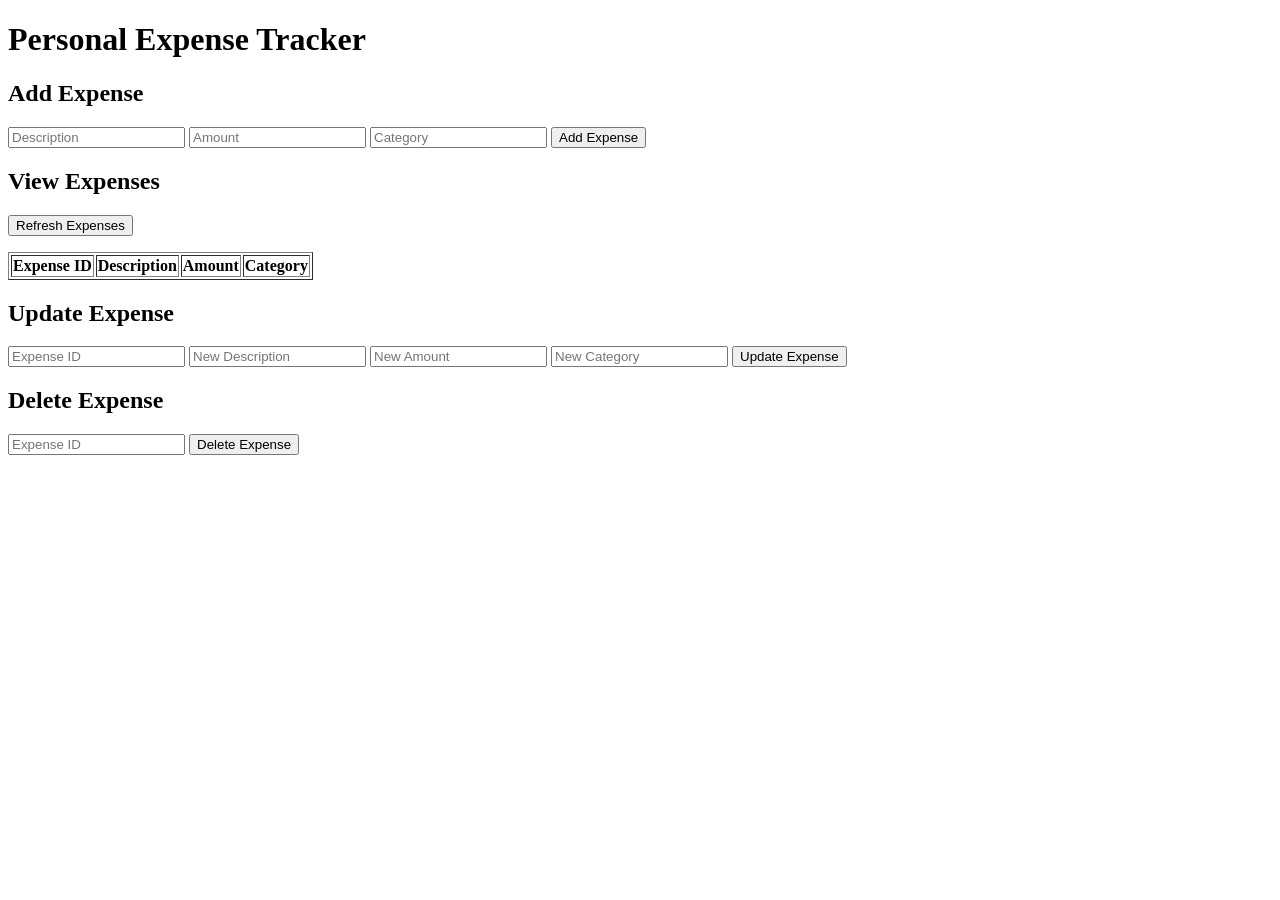
<file: 28-10/index.html>
<!DOCTYPE html>
<html lang="en">
<head>
    <meta charset="UTF-8">
    <meta name="viewport" content="width=device-width, initial-scale=1.0">
    <title>Personal Expense Tracker</title>
</head>
<body>
    <h1>Personal Expense Tracker</h1>
    
    <section>
        <h2>Add Expense</h2>
        <input type="text" id="addDesc" placeholder="Description">
        <input type="number" id="addAmount" placeholder="Amount">
        <input type="text" id="addCategory" placeholder="Category">
        <button onclick="addExpense()">Add Expense</button>
        <p id="addMsg"></p>
    </section>
    
    <section>
        <h2>View Expenses</h2>
        <button onclick="viewExpenses()">Refresh Expenses</button>
        <p id="viewMsg"></p>
        <table border="1">
            <thead>
                <tr>
                    <th>Expense ID</th>
                    <th>Description</th>
                    <th>Amount</th>
                    <th>Category</th>
                </tr>
            </thead>
            <tbody id="expenseTable"></tbody>
        </table>
        <p id="totalAmount"></p>
    </section>
    
    <section>
        <h2>Update Expense</h2>
        <input type="number" id="updateId" placeholder="Expense ID">
        <input type="text" id="updateDesc" placeholder="New Description">
        <input type="number" id="updateAmount" placeholder="New Amount">
        <input type="text" id="updateCategory" placeholder="New Category">
        <button onclick="updateExpense()">Update Expense</button>
        <p id="updateMsg"></p>
    </section>
    
    <section>
        <h2>Delete Expense</h2>
        <input type="number" id="deleteId" placeholder="Expense ID">
        <button onclick="deleteExpense()">Delete Expense</button>
        <p id="deleteMsg"></p>
    </section>

    <script>
        const API_URL = "http://localhost:8000";
        
        async function addExpense() {
            const desc = document.getElementById("addDesc").value;
            const amount = document.getElementById("addAmount").value;
            const category = document.getElementById("addCategory").value;
            const msgEl = document.getElementById("addMsg");
            
            if (desc === "" || amount === "") {
                msgEl.textContent = "Description and amount are required";
                return;
            }
            
            if (Number(amount) <= 0) {
                msgEl.textContent = "Amount must be greater than zero";
                return;
            }
            
            try {
                const response = await fetch(API_URL + "/expenses", {
                    method: "POST",
                    headers: {
                        "Content-Type": "application/json"
                    },
                    body: JSON.stringify({
                        description: desc,
                        amount: Number(amount),
                        category: category
                    })
                });
                
                const data = await response.json();
                if (response.ok) {
                    msgEl.textContent = data.message || "Expense added successfully";
                    document.getElementById("addDesc").value = "";
                    document.getElementById("addAmount").value = "";
                    document.getElementById("addCategory").value = "";
                    viewExpenses();
                } else {
                    msgEl.textContent = data.detail || "Error adding expense";
                }
            } catch (error) {
                msgEl.textContent = "Error connecting to API";
            }
        }
        
        async function viewExpenses() {
            const msgEl = document.getElementById("viewMsg");
            const tableBody = document.getElementById("expenseTable");
            const totalEl = document.getElementById("totalAmount");
            
            try {
                const response = await fetch(API_URL + "/expenses");
                const data = await response.json();
                
                tableBody.innerHTML = "";
                let total = 0;
                
                if (Array.isArray(data) && data.length > 0) {
                    data.forEach(expense => {
                        total += Number(expense.amount);
                        const row = document.createElement("tr");
                        row.innerHTML = `
                            <td>${expense.expense_id}</td>
                            <td>${expense.description}</td>
                            <td>${expense.amount}</td>
                            <td>${expense.category}</td>
                        `;
                        tableBody.appendChild(row);
                    });
                    msgEl.textContent = "Expenses loaded successfully";
                    totalEl.textContent = "Total amount spent: " + total;
                } else {
                    msgEl.textContent = "No expenses found";
                    totalEl.textContent = "Total amount spent: 0";
                }
            } catch (error) {
                msgEl.textContent = "Error connecting to API";
                totalEl.textContent = "";
            }
        }
        
        async function updateExpense() {
            const id = document.getElementById("updateId").value;
            const desc = document.getElementById("updateDesc").value;
            const amount = document.getElementById("updateAmount").value;
            const category = document.getElementById("updateCategory").value;
            const msgEl = document.getElementById("updateMsg");
            
            if (id === "") {
                msgEl.textContent = "Expense ID is required";
                return;
            }
            
            const updateData = {};
            if (desc !== "") {
                if (desc === "") {
                    msgEl.textContent = "Description cannot be empty";
                    return;
                }
                updateData.description = desc;
            }
            if (amount !== "") {
                if (Number(amount) <= 0) {
                    msgEl.textContent = "Amount must be greater than zero";
                    return;
                }
                updateData.amount = Number(amount);
            }
            if (category !== "") {
                updateData.category = category;
            }
            
            try {
                const response = await fetch(API_URL + "/expenses/" + id, {
                    method: "PUT",
                    headers: {
                        "Content-Type": "application/json"
                    },
                    body: JSON.stringify(updateData)
                });
                
                const data = await response.json();
                if (response.ok) {
                    msgEl.textContent = data.message || "Expense updated successfully";
                    document.getElementById("updateId").value = "";
                    document.getElementById("updateDesc").value = "";
                    document.getElementById("updateAmount").value = "";
                    document.getElementById("updateCategory").value = "";
                    viewExpenses();
                } else {
                    msgEl.textContent = data.detail || "Expense not found";
                }
            } catch (error) {
                msgEl.textContent = "Error connecting to API";
            }
        }
        
        async function deleteExpense() {
            const id = document.getElementById("deleteId").value;
            const msgEl = document.getElementById("deleteMsg");
            
            if (id === "") {
                msgEl.textContent = "Expense ID is required";
                return;
            }
            
            try {
                const response = await fetch(API_URL + "/expenses/" + id, {
                    method: "DELETE"
                });
                
                const data = await response.json();
                if (response.ok) {
                    msgEl.textContent = data.message || "Expense deleted successfully";
                    document.getElementById("deleteId").value = "";
                    viewExpenses();
                } else {
                    msgEl.textContent = data.detail || "Expense not found";
                }
            } catch (error) {
                msgEl.textContent = "Error connecting to API";
            }
        }
    </script>
</body>
</html>
</file>
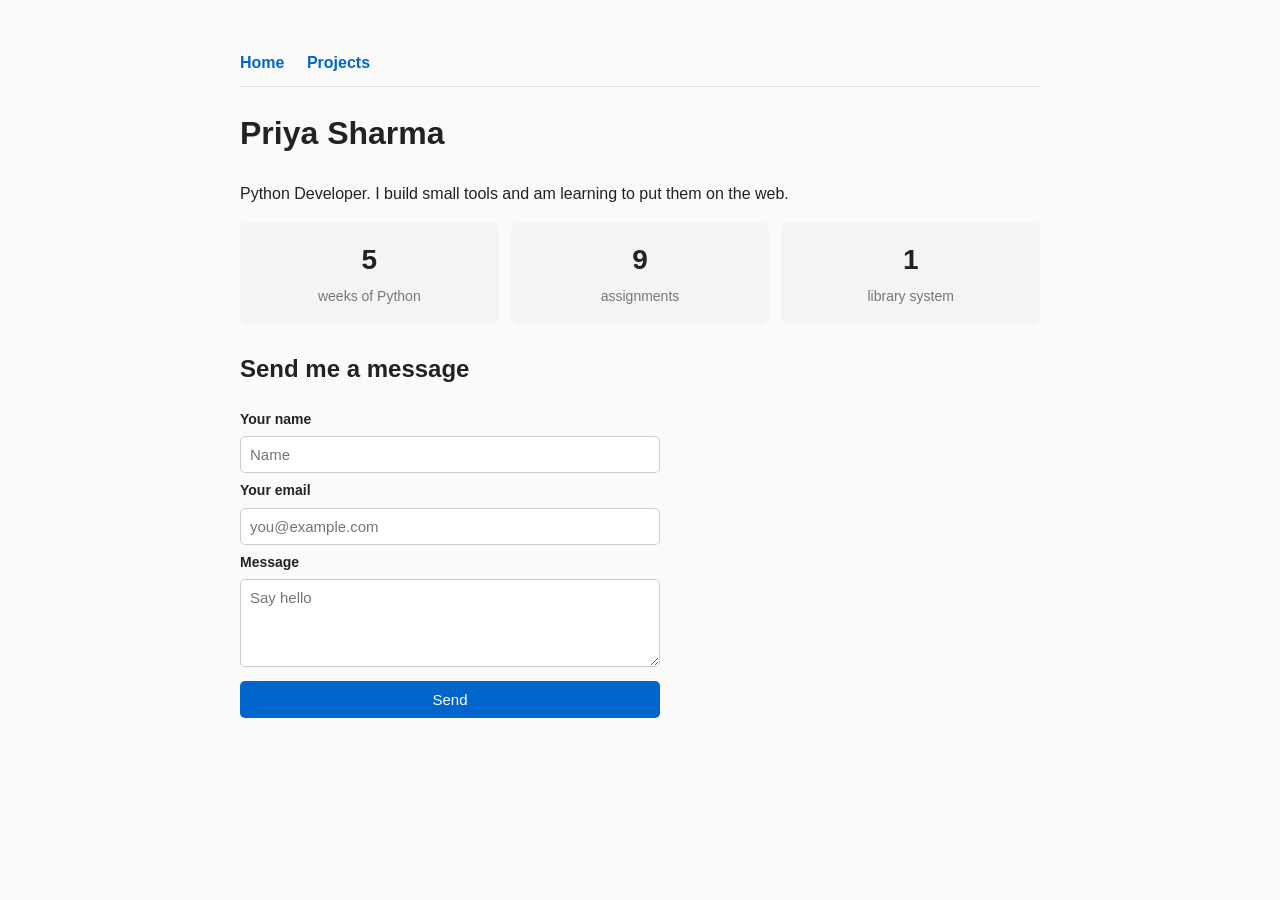
<file: lab13/index.html>
<!DOCTYPE html>
<html>
<head>
    <meta charset="utf-8">
    <meta name="viewport" content="width=device-width, initial-scale=1">
    <title>Home</title>
    <link rel="stylesheet" href="site.css">
</head>
<body>
    <nav>
        <a href="index.html">Home</a>
        <a href="projects.html">Projects</a>
    </nav>

    <h1>Priya Sharma</h1>
    <p>Python Developer. I build small tools and am learning to put them on the web.</p>

    <section class="facts">
        <div class="fact"><b>5</b><span>weeks of Python</span></div>
        <div class="fact"><b>9</b><span>assignments</span></div>
        <div class="fact"><b>1</b><span>library system</span></div>
    </section>

    <section class="contact">
        <h2>Send me a message</h2>
        <form>
            <label for="name">Your name</label>
            <input id="name" type="text" placeholder="Name">
            <label for="email">Your email</label>
            <input id="email" type="email" placeholder="you@example.com">
            <label for="msg">Message</label>
            <textarea id="msg" rows="4" placeholder="Say hello"></textarea>
            <button type="button">Send</button>
        </form>
    </section>
</body>
</html>
</file>
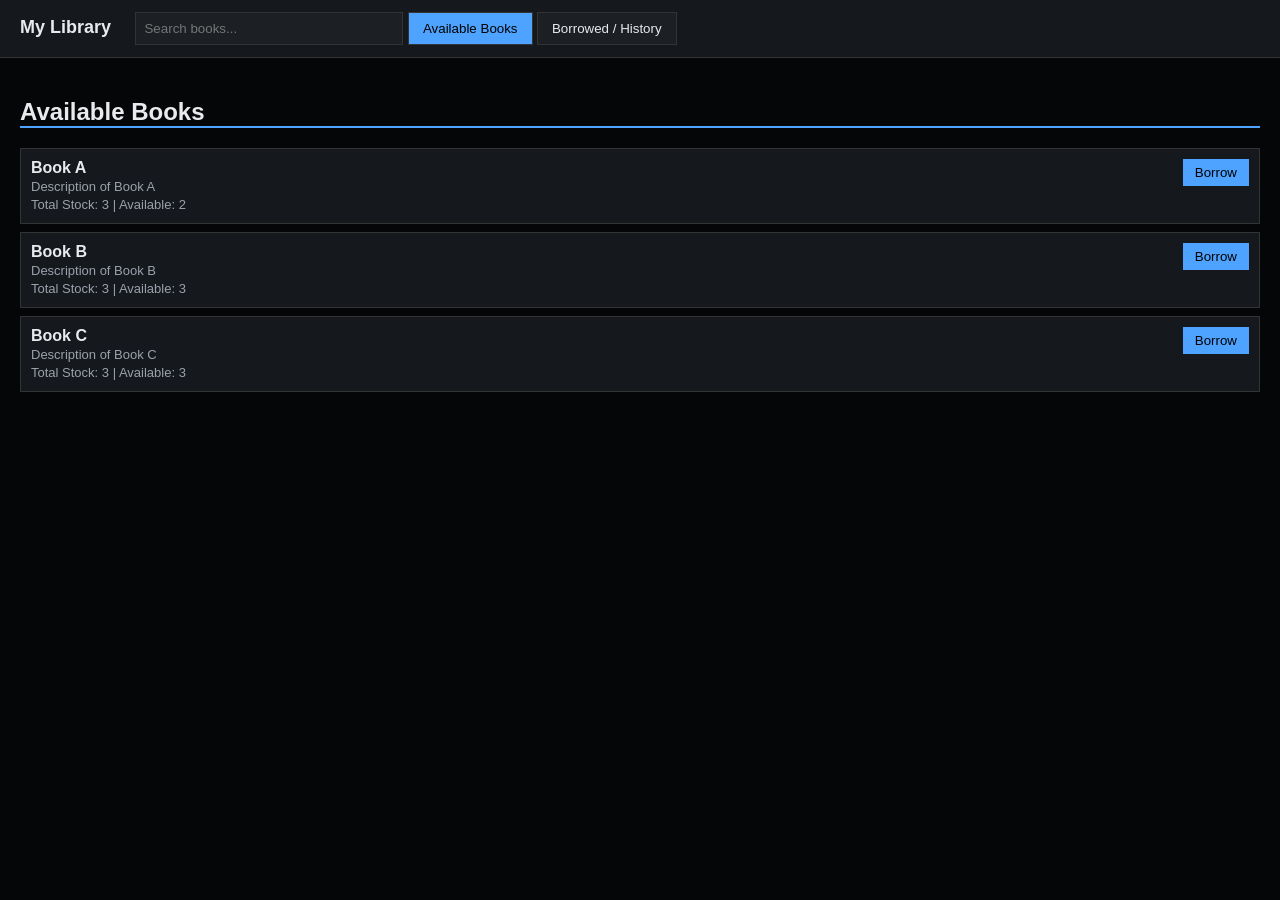
<file: library.html>
﻿<!DOCTYPE html>
<html lang="en">
<head>
<meta charset="UTF-8">
<meta name="viewport" content="width=device-width, initial-scale=1.0">
<title>Library</title>
<style>
body { font-family: Arial; background: #050607; color: #e8eaed; margin: 0; }
.topbar { background: #15181d; padding: 12px 20px; border-bottom: 1px solid #333; }
.topbar h1 { font-size: 18px; display: inline-block; margin: 0 20px 0 0; }
.topbar input { padding: 8px; width: 250px; border: 1px solid #333; background: #1c2025; color: #e8eaed; }
.tab { background: #1c2025; color: #e8eaed; border: 1px solid #333; padding: 8px 14px; cursor: pointer; }
.tab.active { background: #4da3ff; color: #000; }
main { padding: 20px; }
.panel { display: none; } .panel.active { display: block; }
h2 { border-bottom: 2px solid #4da3ff; }
.card { background: #15181d; border: 1px solid #333; padding: 10px; margin-bottom: 8px; }
.card button { background: #4da3ff; color: #000; border: none; padding: 6px 12px; cursor: pointer; float: right; }
.card button:disabled { background: #555; color: #999; cursor: default; }
.sub { color: #9ba1ab; font-size: 13px; }
.status { float: right; font-weight: bold; font-size: 13px; }
.inhand { color: #ffd24d; } .returned { color: #4dff88; }
.date { color: #4da3ff; font-size: 12px; }
#filter { margin: 10px 0; }
</style>
</head>
<body>

<div class="topbar">
  <h1>My Library</h1>
  <input id="search" type="text" placeholder="Search books...">
  <button class="tab active" data-panel="books">Available Books</button>
  <button class="tab" data-panel="history">Borrowed / History</button>
</div>

<main>
  <div id="books" class="panel active">
    <h2>Available Books</h2>
    <div id="bookList"></div>
  </div>
  <div id="history" class="panel">
    <h2>Borrowed Books &amp; History</h2>
    <div id="filter"><label><input type="checkbox" id="onlyBorrowed"> Show only borrowed (in our hand)</label></div>
    <div id="historyList"></div>
  </div>
</main>

<script>
var letters = ["A", "B", "C"];

function today() {
  return new Date().toISOString().slice(0, 10);
}

var books = [];
for (var i = 0; i < letters.length; i++) {
  books.push({
    id: i,
    name: "Book " + letters[i],
    desc: "Description of Book " + letters[i],
    stock: 3
  });
}

var borrowLog = [
  { id: 900, name: "Book A", desc: "Description of Book A", borrowed: "2026-09-01", returned: null },
  { id: 901, name: "Book B", desc: "Description of Book B", borrowed: "2026-08-10", returned: "2026-08-28" }
];

function renderBooks() {
  var q = document.getElementById("search").value.toLowerCase();
  var list = document.getElementById("bookList");
  var html = "";
  books.forEach(function (b) {
    if ((b.name + b.desc).toLowerCase().indexOf(q) === -1) return;
    var borrowed = borrowLog.filter(function (h) {
      return h.name === b.name && !h.returned;
    }).length;
    var avail = b.stock - borrowed;
    html += '<div class="card">';
    html += '<button ' + (avail <= 0 ? "disabled" : "") + ' onclick="borrow(' + b.id + ')">Borrow</button>';
    html += '<b>' + b.name + '</b><br><span class="sub">' + b.desc + '</span><br>';
    html += '<span class="sub">Total Stock: ' + b.stock + ' | Available: ' + avail + '</span>';
    html += '</div>';
  });
  if (!html) html = '<p class="sub">No books found.</p>';
  list.innerHTML = html;
}

function borrow(id) {
  var b = books.find(function (x) { return x.id === id; });
  borrowLog.push({ id: Date.now(), name: b.name, desc: b.desc, borrowed: today(), returned: null });
  renderBooks();
  renderHistory();
}

function returnBook(id) {
  var h = borrowLog.find(function (x) { return x.id === id; });
  h.returned = today();
  renderBooks();
  renderHistory();
}

function renderHistory() {
  var only = document.getElementById("onlyBorrowed").checked;
  var list = document.getElementById("historyList");
  var html = "";
  borrowLog.forEach(function (h) {
    if (only && h.returned) return;
    html += '<div class="card">';
    html += '<span class="status ' + (h.returned ? "returned" : "inhand") + '">' + (h.returned ? "RETURNED" : "IN OUR HAND") + '</span>';
    if (!h.returned) html += '<button onclick="returnBook(' + h.id + ')">Return</button>';
    html += '<b>' + h.name + '</b><br>';
    html += '<span class="sub">' + h.desc + '</span><br>';
    html += '<span class="date">Borrowed: ' + h.borrowed + '</span>';
    if (h.returned) html += ' | <span class="date">Returned: ' + h.returned + '</span>';
    html += '</div>';
  });
  if (!html) html = '<p class="sub">Nothing here.</p>';
  list.innerHTML = html;
}

document.querySelectorAll(".tab").forEach(function (b) {
  b.onclick = function () {
    document.querySelectorAll(".tab").forEach(function (x) { x.classList.remove("active"); });
    document.querySelectorAll(".panel").forEach(function (p) { p.classList.remove("active"); });
    b.classList.add("active");
    document.getElementById(b.dataset.panel).classList.add("active");
  };
});
document.getElementById("search").oninput = renderBooks;
document.getElementById("onlyBorrowed").onchange = renderHistory;

renderBooks();
renderHistory();
</script>
</body>
</html>
</file>
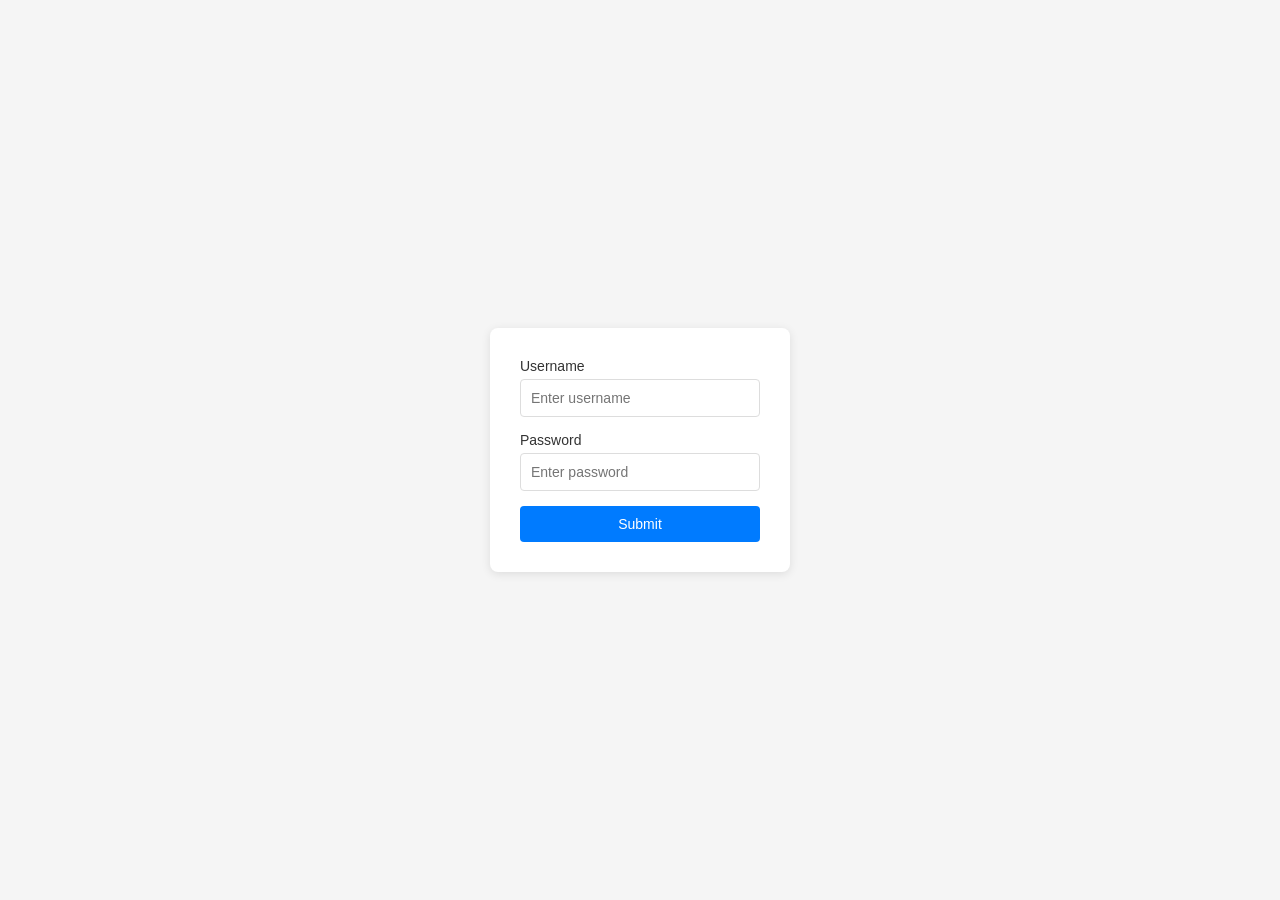
<file: login.html>
<!DOCTYPE html>
<html lang="en">
<head>
    <meta charset="UTF-8">
    <meta name="viewport" content="width=device-width, initial-scale=1.0">
    <title>Login</title>
    <style>
        * {
            margin: 0;
            padding: 0;
            box-sizing: border-box;
        }
        
        body {
            height: 100vh;
            display: flex;
            align-items: center;
            justify-content: center;
            font-family: Arial, sans-serif;
            background-color: #f5f5f5;
        }
        
        .login-container {
            display: flex;
            flex-direction: column;
            gap: 15px;
            padding: 30px;
            background-color: white;
            border-radius: 8px;
            box-shadow: 0 2px 10px rgba(0, 0, 0, 0.1);
            width: 300px;
        }
        
        .input-group {
            display: flex;
            flex-direction: column;
            gap: 5px;
        }
        
        label {
            font-size: 14px;
            color: #333;
        }
        
        input {
            padding: 10px;
            border: 1px solid #ddd;
            border-radius: 4px;
            font-size: 14px;
        }
        
        button {
            padding: 10px;
            background-color: #007bff;
            color: white;
            border: none;
            border-radius: 4px;
            cursor: pointer;
            font-size: 14px;
        }
        
        button:hover {
            background-color: #0056b3;
        }
    </style>
</head>
<body>
    <div class="login-container">
        <div class="input-group">
            <label for="username">Username</label>
            <input type="text" id="username" name="username" placeholder="Enter username">
        </div>
        
        <div class="input-group">
            <label for="password">Password</label>
            <input type="password" id="password" name="password" placeholder="Enter password">
        </div>
        
        <button type="submit">Submit</button>
    </div>
</body>
</html>
</file>
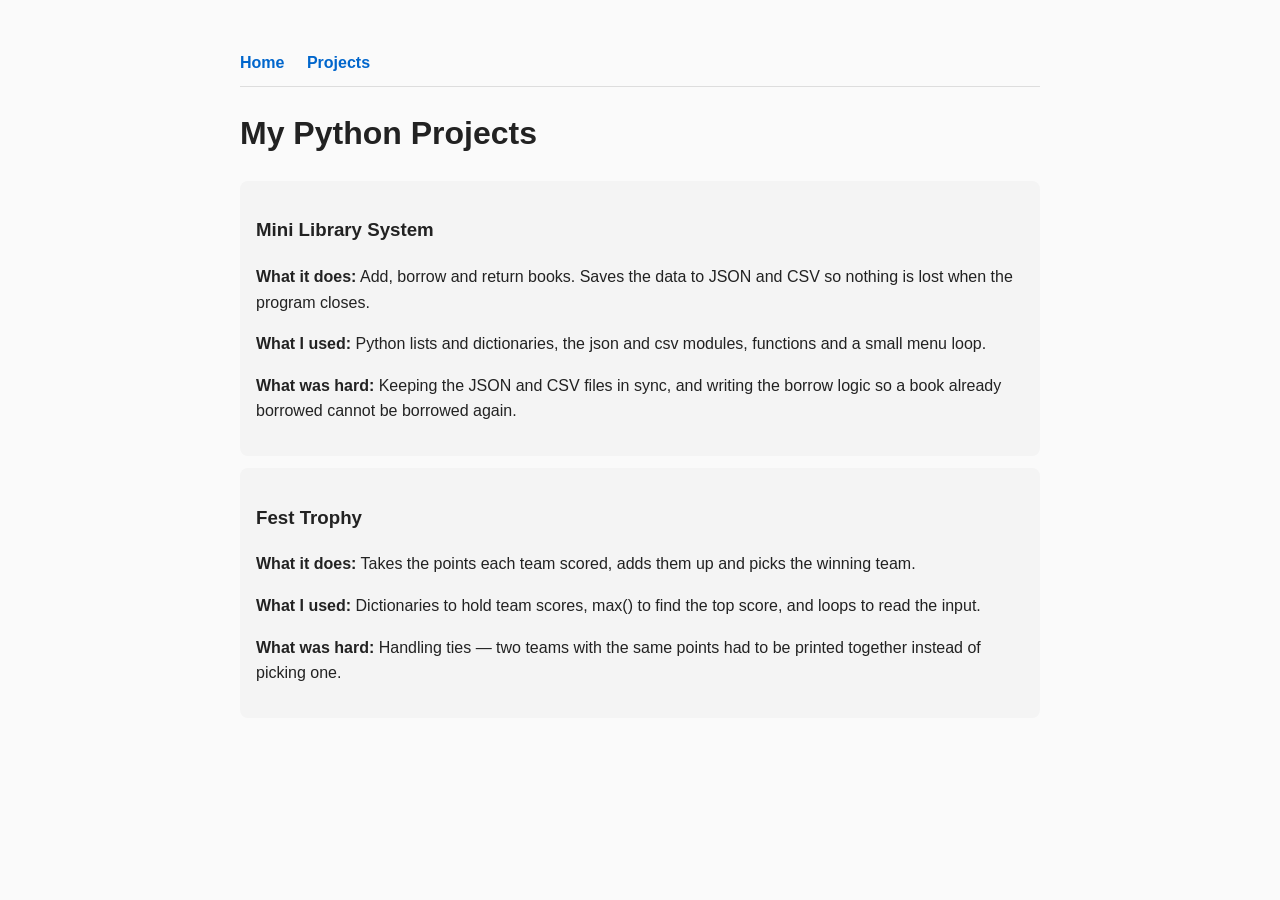
<file: lab13/projects.html>
<!DOCTYPE html>
<html>
<head>
    <meta charset="utf-8">
    <meta name="viewport" content="width=device-width, initial-scale=1">
    <title>Projects</title>
    <link rel="stylesheet" href="site.css">
</head>
<body>
    <nav>
        <a href="index.html">Home</a>
        <a href="projects.html">Projects</a>
    </nav>

    <h1>My Python Projects</h1>

    <div class="card">
        <h3>Mini Library System</h3>
        <p><b>What it does:</b> Add, borrow and return books. Saves the data to JSON and CSV so nothing is lost when the program closes.</p>
        <p><b>What I used:</b> Python lists and dictionaries, the json and csv modules, functions and a small menu loop.</p>
        <p><b>What was hard:</b> Keeping the JSON and CSV files in sync, and writing the borrow logic so a book already borrowed cannot be borrowed again.</p>
    </div>

    <div class="card">
        <h3>Fest Trophy</h3>
        <p><b>What it does:</b> Takes the points each team scored, adds them up and picks the winning team.</p>
        <p><b>What I used:</b> Dictionaries to hold team scores, max() to find the top score, and loops to read the input.</p>
        <p><b>What was hard:</b> Handling ties — two teams with the same points had to be printed together instead of picking one.</p>
    </div>
</body>
</html>
</file>
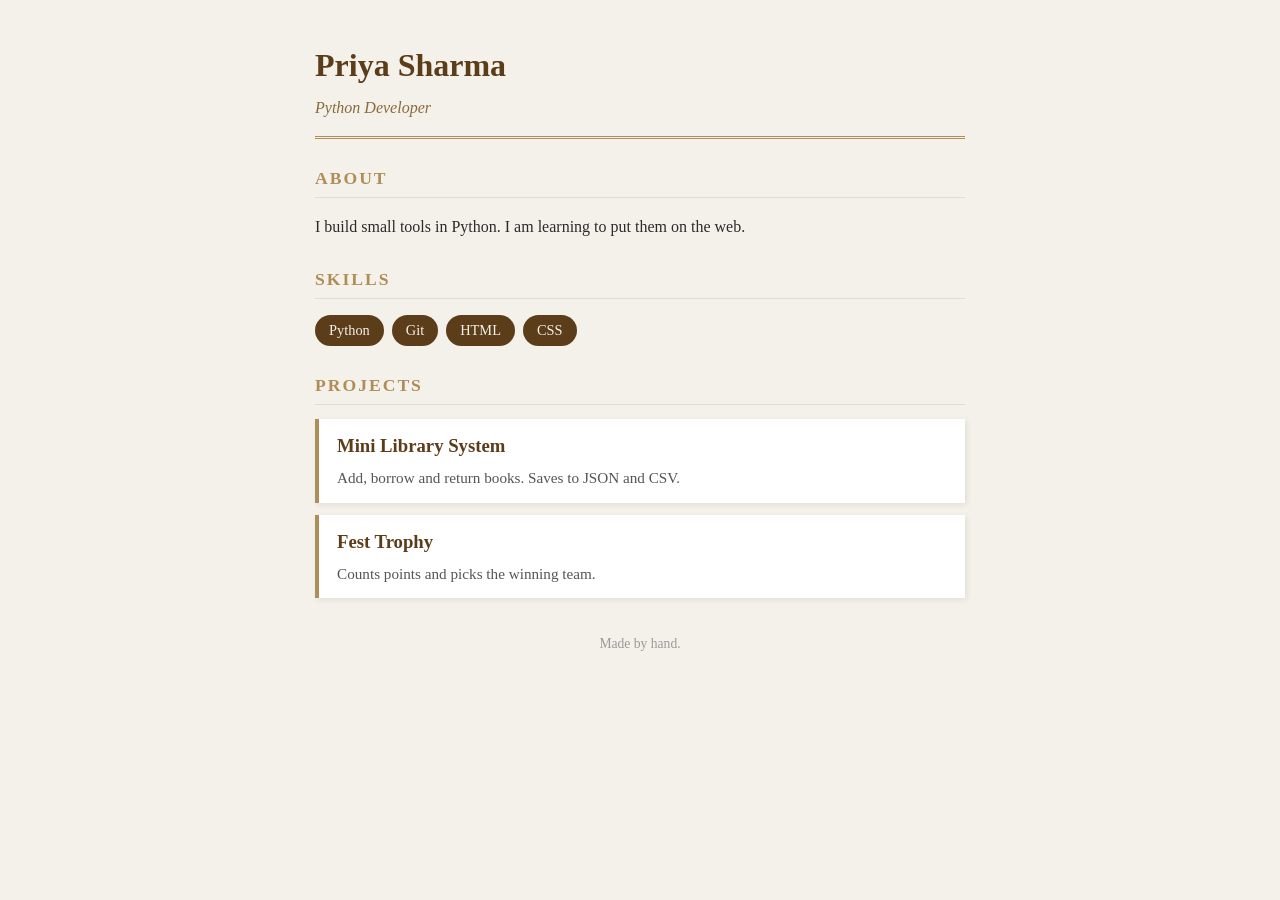
<file: lab13/styleme.html>
<!DOCTYPE	html>
<html>
<head>
		<meta	charset="utf-8">
		<meta	name="viewport"	content="width=device-width,	initial-scale=1">
		<title>Style	Me</title>
		<link	rel="stylesheet"	href="mystyle.css">
</head>
<body>
		<header>
				<h1>Priya	Sharma</h1>
				<p	class="role">Python	Developer</p>
		</header>
		<section	class="about">
				<h2>About</h2>
				<p>I	build	small	tools	in	Python.	I	am	learning	to	put	them	on	the	web.</p>
		</section>
		<section	class="skills">
				<h2>Skills</h2>
				<ul>
						<li>Python</li>
						<li>Git</li>
						<li>HTML</li>
						<li>CSS</li>
				</ul>
		</section>
		<section	class="projects">
				<h2>Projects</h2>
				<div	class="card">
						<h3>Mini	Library	System</h3>
						<p>Add,	borrow	and	return	books.	Saves	to	JSON	and	CSV.</p>
				</div>
				<div	class="card">
						<h3>Fest	Trophy</h3>
						<p>Counts	points	and	picks	the	winning	team.</p>
				</div>
		</section>
		<footer>
				<p>Made	by	hand.</p>
		</footer>
</body>
</html
</file>
<file: lab13/site.css>
body {
  font-family: Arial, Helvetica, sans-serif;
  max-width: 800px;
  margin: 30px auto;
  padding: 20px;
  line-height: 1.6;
  color: #222222;
  background: #fafafa;
}

nav {
  margin-bottom: 20px;
  padding-bottom: 10px;
  border-bottom: 1px solid #dddddd;
}
nav a {
  margin-right: 18px;
  text-decoration: none;
  font-weight: bold;
  color: #0066cc;
}

.facts {
  display: flex;
  gap: 12px;
  margin-bottom: 25px;
}
.fact {
  flex: 1;
  background: #f4f4f4;
  padding: 16px;
  border-radius: 8px;
  text-align: center;
}
.fact b { display: block; font-size: 28px; }
.fact span { color: #777777; font-size: 14px; }

.card {
  background: #f4f4f4;
  padding: 16px;
  border-radius: 8px;
  margin-bottom: 12px;
}

form {
  display: flex;
  flex-direction: column;
  gap: 6px;
  max-width: 420px;
}
label { font-size: 14px; font-weight: bold; }
input, textarea {
  padding: 9px;
  border: 1px solid #cccccc;
  border-radius: 5px;
  font-size: 15px;
  font-family: inherit;
}
button {
  margin-top: 8px;
  padding: 10px;
  background: #0066cc;
  color: #ffffff;
  border: none;
  border-radius: 5px;
  font-size: 15px;
  cursor: pointer;
}
</file>
<file: lab13/mystyle.css>
body {
  font-family: Georgia, serif;
  background: #f4f1ea;
  color: #2b2b2b;
  max-width: 650px;
  margin: 40px auto;
  padding: 0 20px;
  line-height: 1.6;
}

header {
  border-bottom: 3px double #b08d57;
  padding-bottom: 15px;
  margin-bottom: 25px;
}

header h1 {
  font-size: 2em;
  margin: 0;
  color: #5c3d1a;
}

.role {
  margin: 4px 0 0;
  font-style: italic;
  color: #8a6a3b;
}

section {
  margin-bottom: 25px;
}

h2 {
  font-size: 1.1em;
  text-transform: uppercase;
  letter-spacing: 2px;
  color: #b08d57;
  border-bottom: 1px solid #ddd;
  padding-bottom: 5px;
}

.skills ul {
  list-style: none;
  padding: 0;
  display: flex;
  flex-wrap: wrap;
  gap: 8px;
}

.skills li {
  background: #5c3d1a;
  color: #f4f1ea;
  padding: 4px 14px;
  border-radius: 20px;
  font-size: 0.9em;
}

.card {
  background: #fff;
  border-left: 4px solid #b08d57;
  padding: 12px 18px;
  margin-bottom: 12px;
  box-shadow: 2px 2px 6px rgba(0, 0, 0, 0.08);
}

.card h3 {
  margin: 0 0 5px;
  color: #5c3d1a;
}

.card p {
  margin: 0;
  font-size: 0.95em;
  color: #555;
}

footer {
  margin-top: 35px;
  text-align: center;
  font-size: 0.85em;
  color: #999;
}
</file>
